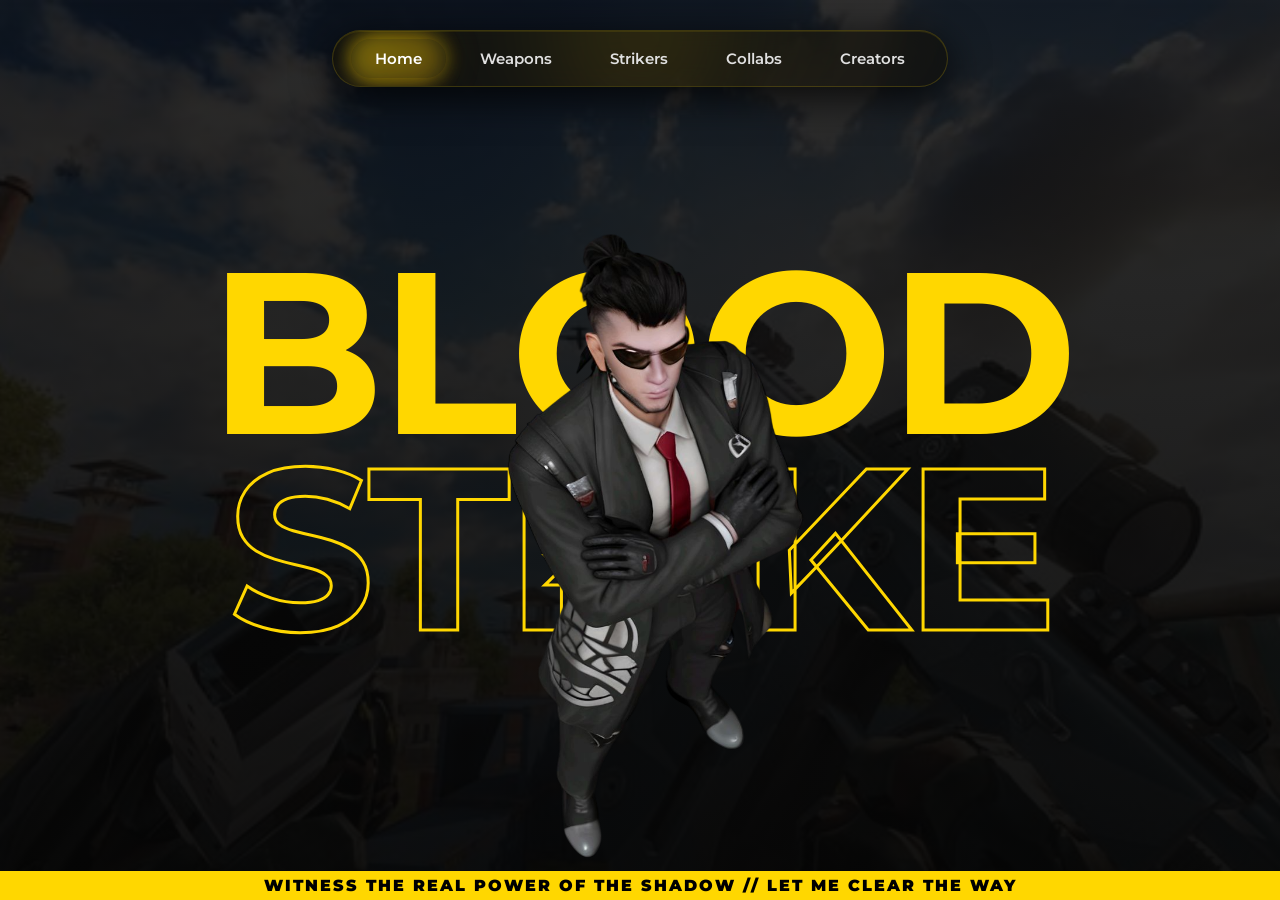
<file: index.html>
<!doctype html>
<html lang="en">
  <head>
    <meta charset="UTF-8" />
    <meta name="viewport" content="width=device-width, initial-scale=1.0" />
    <title>Bloodstrike Hub | Home</title>
    <link
      href="https://fonts.googleapis.com/css2?family=Montserrat:ital,wght@0,900;1,900&display=swap"
      rel="stylesheet" />
    <link rel="stylesheet" href="css/styles.css" />
  </head>
  <body>
    <!-- RED NAVBAR -->
    <div id="navbar-container"></div>

    <!-- HERO POSTER SECTION -->
    <section class="hero">
      <!-- Giant Background Text -->
      <!-- Added scroll-hidden to fade the text in -->
      <div class="massive-text scroll-hidden">
        <h1 class="solid-text">BLOOD</h1>
        <h1 class="outline-text">STRIKE</h1>
      </div>

      <!-- Character Image -->
      <!-- Added scroll-hidden so Zero slides up and fades in -->
      <img
        src="assets/zerohome.png"
        alt="Hero Character"
        class="character-img scroll-hidden" />

      <!-- Bottom Banner -->
      <!-- Added scroll-hidden to bring the banner up from the bottom -->
      <div class="bottom-banner">
        <p>WITNESS THE REAL POWER OF THE SHADOW // LET ME CLEAR THE WAY</p>
      </div>
    </section>

    <script src="js/script.js"></script>
  </body>
</html>
</file>
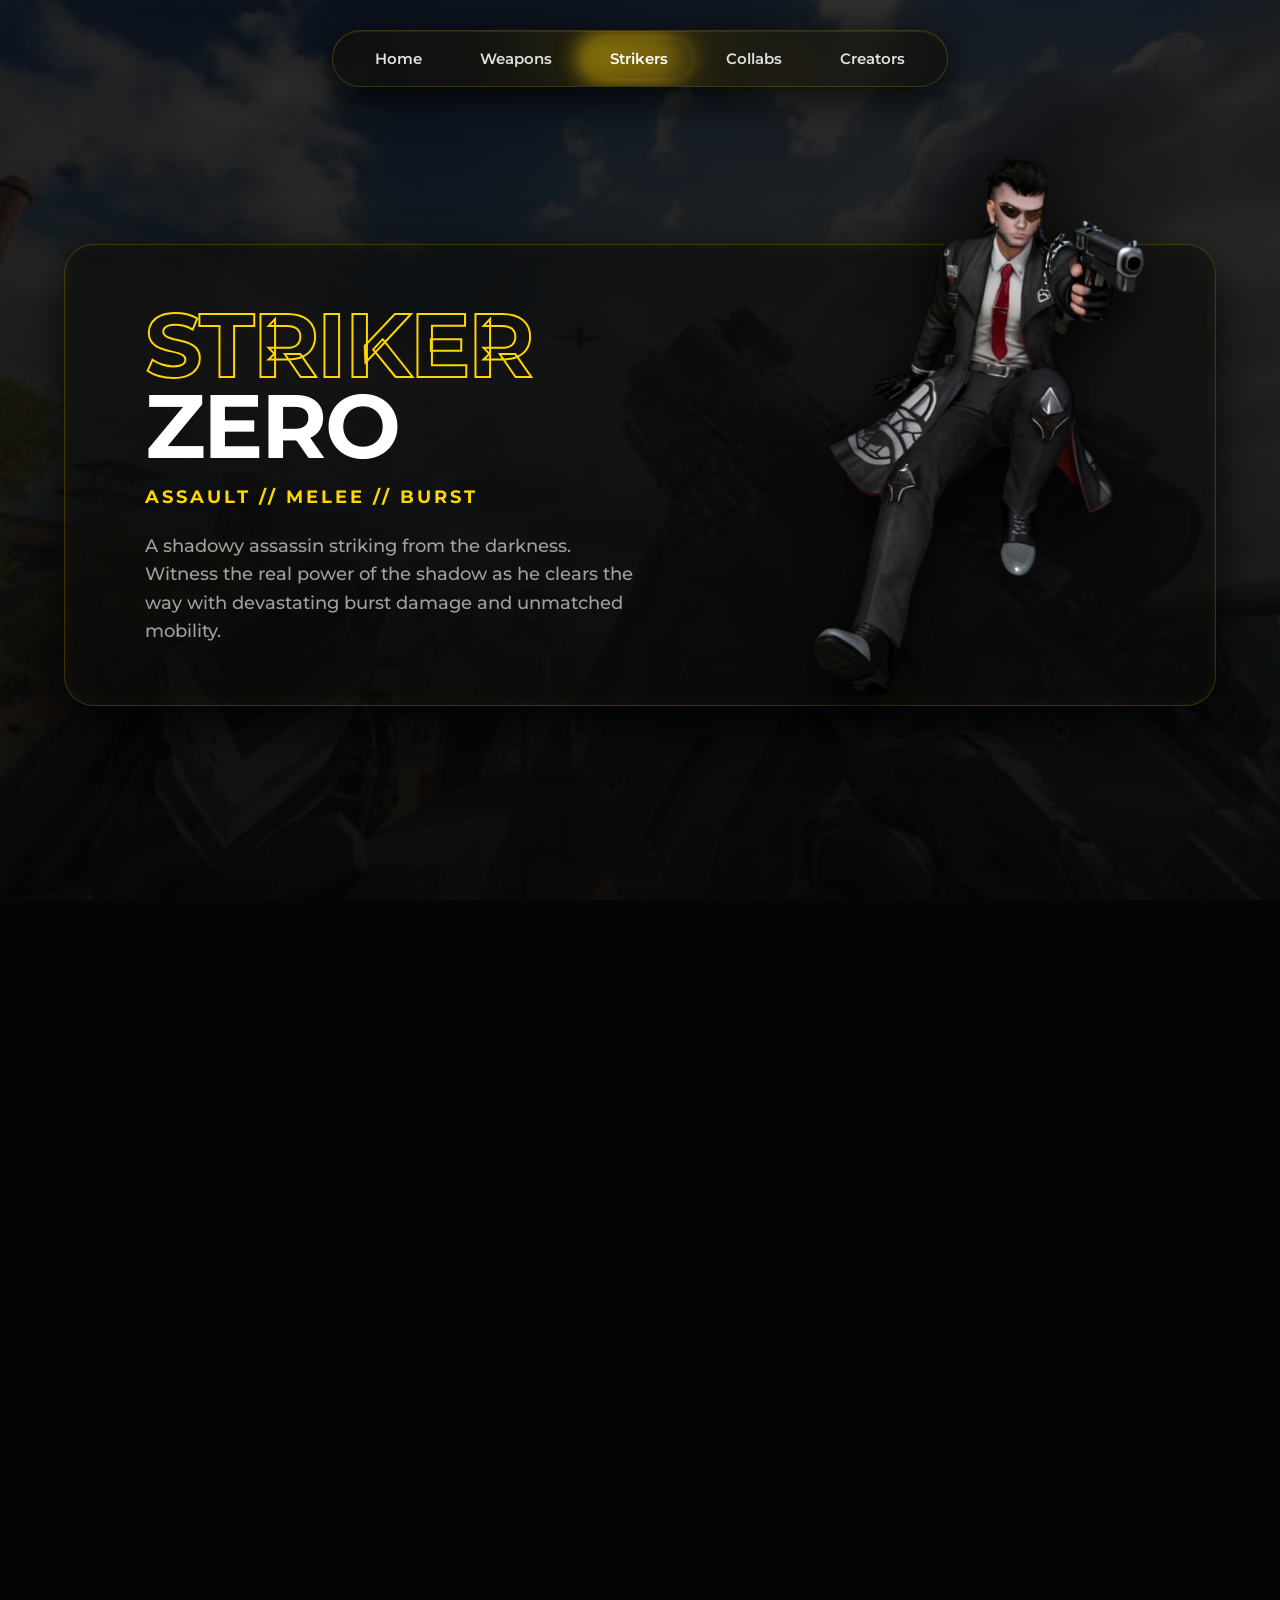
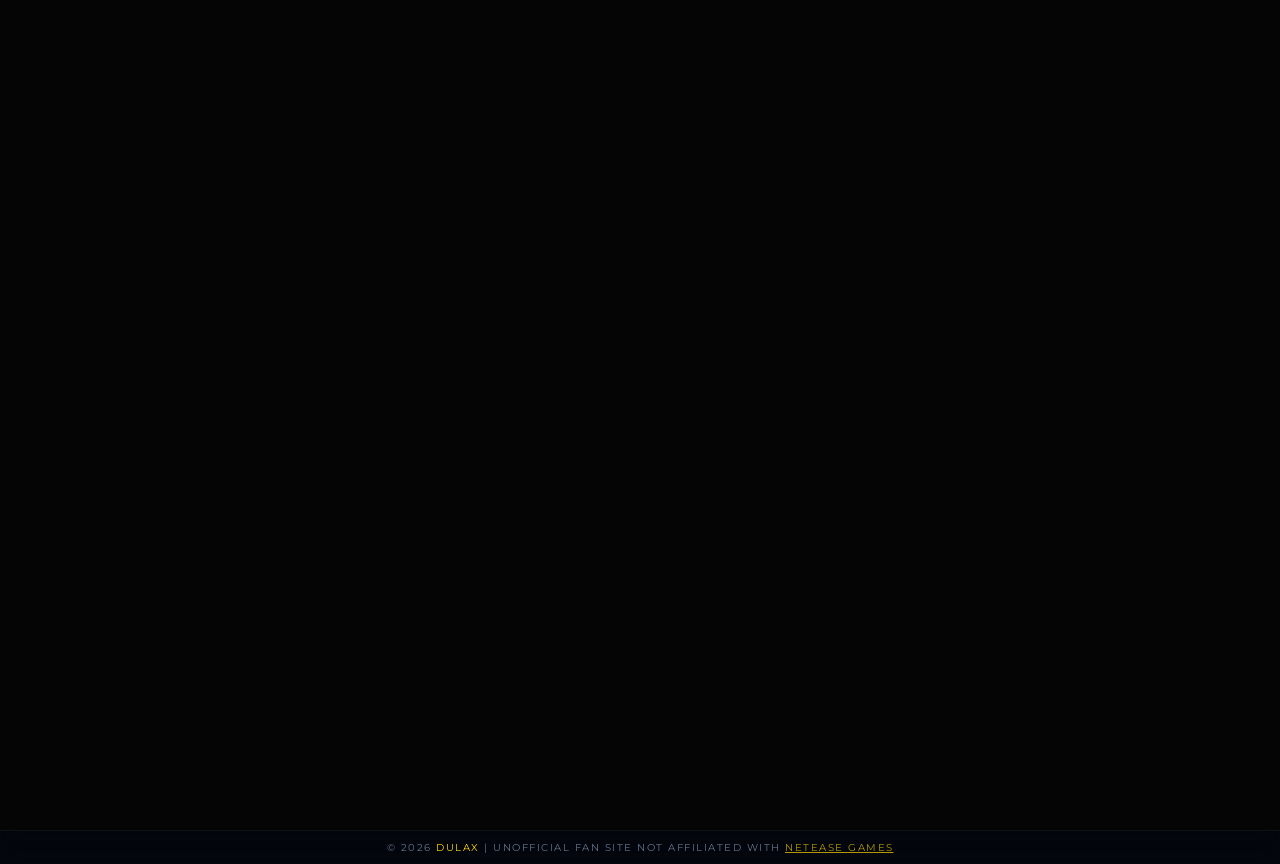
<file: characters.html>
<!doctype html>
<html lang="en">
  <head>
    <meta charset="UTF-8" />
    <meta name="viewport" content="width=device-width, initial-scale=1.0" />
    <title>Bloodstrike Hub | Characters</title>
    <link
      href="https://fonts.googleapis.com/css2?family=Montserrat:ital,wght@0,900;1,900&display=swap"
      rel="stylesheet" />
    <link rel="stylesheet" href="css/styles.css" />
  </head>
  <body>
    <!-- JavaScript injects your Navbar here -->
    <div id="navbar-container"></div>

    <!-- CHARACTER 1 -->
    <div class="showcase-wrapper scroll-hidden">
      <div class="character-showcase-card popout-card">
        <div class="character-text">
          <h1 class="outline-text-left">STRIKER</h1>
          <h1 class="solid-text-left">ZERO</h1>
          <p class="character-tags">ASSAULT // MELEE // BURST</p>
          <p class="character-desc">
            A shadowy assassin striking from the darkness. Witness the real
            power of the shadow as he clears the way with devastating burst
            damage and unmatched mobility.
          </p>
        </div>
        <div class="popout-visual">
          <img src="strikers/zero.png" alt="Agent Zero" class="popout-img" />
        </div>
      </div>
    </div>

    <!-- CHARACTER 2 (Reverse) -->
    <div class="showcase-wrapper scroll-hidden">
      <div class="character-showcase-card popout-card reverse">
        <div class="character-text">
          <h1 class="outline-text-left">STRIKER</h1>
          <h1 class="solid-text-left">NOVA</h1>
          <p class="character-tags">ASSAULT // CONTROL // AREA DENIAL</p>
          <p class="character-desc">
            A tactical poison expert manipulating toxic elements. She controls
            the battlefield with deadly gas grenades, turning hazardous
            environments to her advantage while whittling down enemy defenses
            with enhanced poisoned ammo.
          </p>
        </div>
        <div class="popout-visual">
          <img src="strikers/nova.png" alt="Nova" class="popout-img" />
        </div>
      </div>
    </div>

    <!-- CHARACTER 3 -->
    <div class="showcase-wrapper scroll-hidden">
      <div class="character-showcase-card popout-card">
        <div class="character-text">
          <h1 class="outline-text-left">STRIKER</h1>
          <h1 class="solid-text-left">KATYA</h1>
          <p class="character-tags">ASSAULT // AGILITY // BURST</p>
          <p class="character-desc">
            A cold and agile descendant of a legendary ninja clan. She leverages
            swift wall-climbing, high-speed dashes, and explosive arc kunai to
            outmaneuver her targets, gaining the upper hand with lethal and
            silent precision.
          </p>
        </div>
        <div class="popout-visual">
          <img src="strikers/katya.png" alt="Katya" class="popout-img" />
        </div>
      </div>
    </div>

    <!-- CHARACTER 4 (Reverse) -->
    <div class="showcase-wrapper scroll-hidden">
      <div class="character-showcase-card popout-card reverse">
        <div class="character-text">
          <h1 class="outline-text-left">STRIKER</h1>
          <h1 class="solid-text-left">EMMA</h1>
          <p class="character-tags">SUPPORT // HEALING // MOBILITY</p>
          <p class="character-desc">
            A comprehensive support bringing athletic prowess to the frontlines.
            Behind her sweet demeanor lies a resilient team player who utilizes
            advanced first aid and acceleration tech to heal allies and
            dramatically boost squad maneuverability.
          </p>
        </div>
        <div class="popout-visual">
          <img src="strikers/emma.png" alt="Emma" class="popout-img" />
        </div>
      </div>
    </div>

    <!-- CHARACTER 5 -->
    <div class="showcase-wrapper scroll-hidden">
      <div class="character-showcase-card popout-card">
        <div class="character-text">
          <h1 class="outline-text-left">STRIKER</h1>
          <h1 class="solid-text-left">RAN</h1>
          <p class="character-tags">SUPPORT // DEFENSE // RECOVERY</p>
          <p class="character-desc">
            A gifted Cryomancer harnessing ancient Taoist wisdom. She wields the
            mighty power of ice to conjure impenetrable barriers and accelerate
            her team's shield recovery, securing critical defensive advantages
            on the battlefield.
          </p>
        </div>
        <div class="popout-visual">
          <img src="strikers/ran.png" alt="Ran" class="popout-img" />
        </div>
      </div>
    </div>

    <!-- CHARACTER 6 (Reverse) -->
    <div class="showcase-wrapper scroll-hidden">
      <div class="character-showcase-card popout-card reverse">
        <div class="character-text">
          <h1 class="outline-text-left">STRIKER</h1>
          <h1 class="solid-text-left">VOLT</h1>
          <p class="character-tags">ASSAULT // DISRUPTION // MOBILITY</p>
          <p class="character-desc">
            An electronics saboteur born to break enemy formations. He
            neutralizes tactical advantages with crippling electromagnetic
            pulses, leveraging the chaos to launch aggressive hit-and-run
            assaults with blinding speed.
          </p>
        </div>
        <div class="popout-visual">
          <img src="strikers/volt.png" alt="Volt" class="popout-img" />
        </div>
      </div>
    </div>

    <!-- CHARACTER 7 -->
    <div class="showcase-wrapper scroll-hidden">
      <div class="character-showcase-card popout-card">
        <div class="character-text">
          <h1 class="outline-text-left">STRIKER</h1>
          <h1 class="solid-text-left">ETHAN</h1>
          <p class="character-tags">DEFENSE // ASSAULT // TACTICAL</p>
          <p class="character-desc">
            A resolute community protector enhanced by a high-tech exoskeleton.
            He seamlessly blends offense and defense, utilizing a one-way
            particle matrix and explosive power slides to rush enemies and
            safeguard his allies.
          </p>
        </div>
        <div class="popout-visual">
          <img src="strikers/ethan.png" alt="Ethan" class="popout-img" />
        </div>
      </div>
    </div>

    <!-- CHARACTER 8 (Reverse) -->
    <div class="showcase-wrapper scroll-hidden">
      <div class="character-showcase-card popout-card reverse">
        <div class="character-text">
          <h1 class="outline-text-left">STRIKER</h1>
          <h1 class="solid-text-left">ALONDRA</h1>
          <p class="character-tags">ASSAULT // MOBILITY // CONTROL</p>
          <p class="character-desc">
            An unmatched aerial combatant soaring above the fray. Equipped with
            a versatile jetpack and an electric arc capture device, she reigns
            supreme in the skies, dodging enemy fire and locking down helpless
            targets with shocking precision.
          </p>
        </div>
        <div class="popout-visual">
          <img src="strikers/alondra.png" alt="Alondra" class="popout-img" />
        </div>
      </div>
    </div>

    <div id="footer-container"></div>

    <script src="js/script.js"></script>
  </body>
</html>
</file>
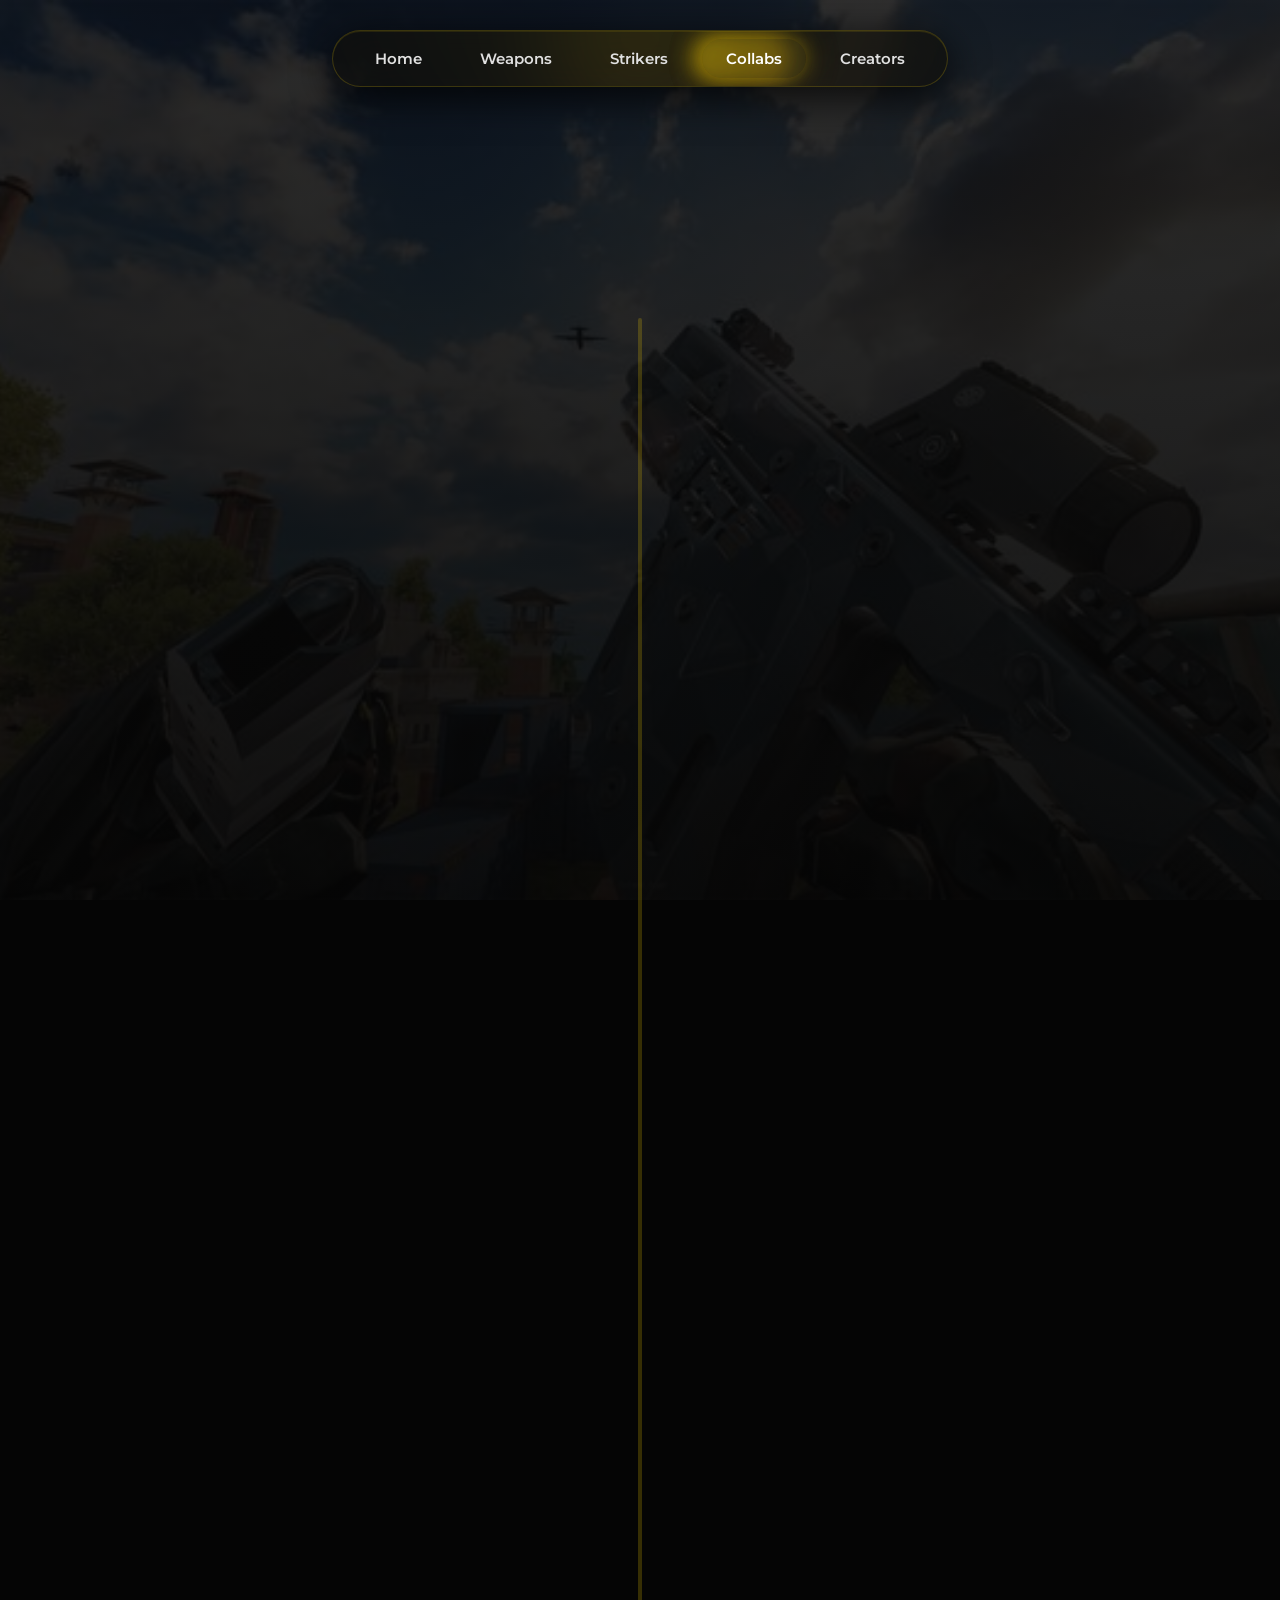
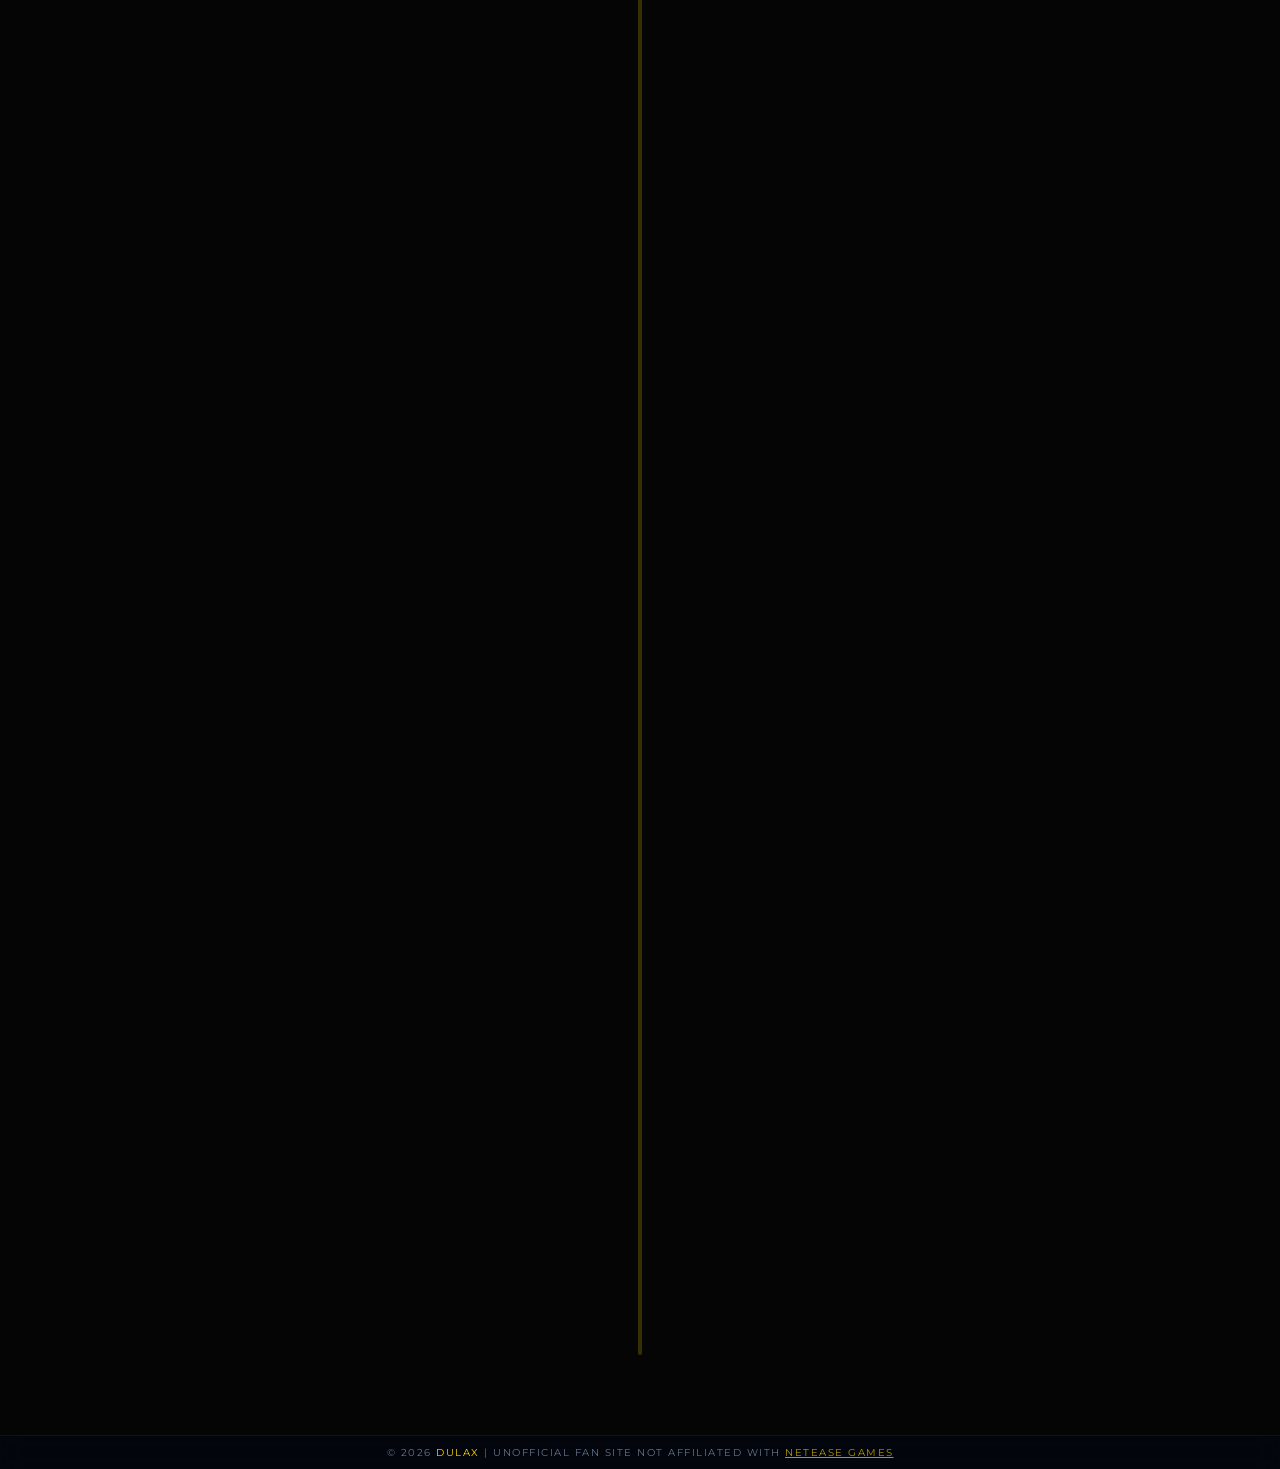
<file: collabs.html>
<!doctype html>
<html lang="en">
  <head>
    <meta charset="UTF-8" />
    <meta name="viewport" content="width=device-width, initial-scale=1.0" />
    <title>Bloodstrike Hub | Collabs & Events</title>
    <link
      href="https://fonts.googleapis.com/css2?family=Montserrat:ital,wght@0,900;1,900&display=swap"
      rel="stylesheet" />
    <link rel="stylesheet" href="css/styles.css" />
  </head>
  <body>
    <!-- JavaScript injects your Navbar here -->
    <div id="navbar-container"></div>

    <section class="timeline-section">
      <!-- Page Header -->
      <div
        class="page-header scroll-hidden"
        style="text-align: center; margin-bottom: 50px">
        <h1
          class="outline-text-left"
          style="font-size: 6vw; text-align: center">
          EPIC
        </h1>
        <h1
          class="solid-text-left"
          style="font-size: 6vw; text-align: center; color: #ffd700">
          COLLABS
        </h1>
      </div>

      <!-- THE VERTICAL TIMELINE -->
      <div class="timeline">
        <!-- COLLAB 1: ONE PUNCH MAN (Image Left, Text Right) -->
        <div class="timeline-item reverse scroll-hidden">
          <div class="timeline-center">
            <div class="timeline-dot"></div>
            <div class="timeline-date">ONGOING</div>
          </div>

          <div class="timeline-content image-side">
            <img
              src="assets/aot.jpg"
              alt="AOT Collab"
              class="collab-img floating-weapon" />
          </div>

          <div class="timeline-content text-side">
            <div class="collab-card">
              <h2 class="collab-title">ATTACK ON TITAN</h2>
              <p class="character-tags">
                ODM-GEAR // TITAN-TRANSFORM // FREE-REWARDS
              </p>
              <p class="character-desc">
                Take to the skies with high-speed ODM Gear, transform into the
                Armored or Beast Titan, and clear event missions to unlock
                exclusive AoT rewards.
              </p>
            </div>
          </div>
        </div>

        <!-- COLLAB 1: ONE PUNCH MAN (Image Left, Text Right) -->
        <div class="timeline-item scroll-hidden">
          <div class="timeline-center">
            <div class="timeline-dot"></div>
            <div class="timeline-date">JUL 2026</div>
          </div>

          <div class="timeline-content image-side">
            <img
              src="assets/onepm.jpg"
              alt="One Punch Man Collab"
              class="collab-img floating-weapon" />
          </div>

          <div class="timeline-content text-side">
            <div class="collab-card">
              <h2 class="collab-title">ONE PUNCH MAN</h2>
              <p class="character-tags">ANIME CROSSOVER // SKINS & ITEMS</p>
              <p class="character-desc">
                This crossover introduced skins and items inspired by characters
                like Saitama, Genos, Terrible Tornado, Mumen Rider, and Garou.
              </p>
            </div>
          </div>
        </div>

        <!-- COLLAB 2: ENZO FERNANDEZ (Text Left, Image Right) -->
        <div class="timeline-item reverse scroll-hidden">
          <div class="timeline-center">
            <div class="timeline-dot"></div>
            <div class="timeline-date">JUN 2026</div>
          </div>

          <div class="timeline-content image-side">
            <img
              src="assets/fifa.jpg"
              alt="Enzo Fernandez Collab"
              class="collab-img floating-weapon" />
          </div>

          <div class="timeline-content text-side">
            <div class="collab-card">
              <h2 class="collab-title">ENZO FERNÁNDEZ</h2>
              <p class="character-tags">STRIKE CUP // ETERNAL SKIN</p>
              <p class="character-desc">
                A soccer-themed event in collaboration with professional
                football player Enzo Fernandez. It featured a special "Strike
                Cup" arcade mode, the "Ethan – Enzo: Rising Star" Eternal
                Striker Skin, and even a real-world ticket giveaway.
              </p>
            </div>
          </div>
        </div>

        <!-- COLLAB 3: TOKYO REVENGERS (Image Left, Text Right) -->
        <div class="timeline-item scroll-hidden">
          <div class="timeline-center">
            <div class="timeline-dot"></div>
            <div class="timeline-date">MAY 2026</div>
          </div>

          <div class="timeline-content image-side">
            <img
              src="assets/tr.jpg"
              alt="Tokyo Revengers Collab"
              class="collab-img floating-weapon" />
          </div>

          <div class="timeline-content text-side">
            <div class="collab-card">
              <h2 class="collab-title">TOKYO REVENGERS</h2>
              <p class="character-tags">STREET-GANG // EXCLUSIVE SKINS</p>
              <p class="character-desc">
                Brought the street-gang aesthetic to the game with exclusive
                character skins including Mikey (Striker: NACHO), Draken
                (Striker: SPIKE), Izana (Striker: VOLT), Baji (Striker: LUCIAN),
                and Takemichi (Striker: JACK).
              </p>
            </div>
          </div>
        </div>

        <!-- COLLAB 4: THE SEVEN DEADLY SINS (Text Left, Image Right) -->
        <div class="timeline-item reverse scroll-hidden">
          <div class="timeline-center">
            <div class="timeline-dot"></div>
            <div class="timeline-date">APR 2026</div>
          </div>

          <div class="timeline-content image-side">
            <img
              src="assets/sds.jpg"
              alt="The Seven Deadly Sins Collab"
              class="collab-img floating-weapon" />
          </div>

          <div class="timeline-content text-side">
            <div class="collab-card">
              <h2 class="collab-title">THE SEVEN DEADLY SINS</h2>
              <p class="character-tags">ANIME CROSSOVER // MYTHIC WEAPONS</p>
              <p class="character-desc">
                This event allowed players to earn rewards like the "QBZ95 —
                Coffin of Eternal Darkness," "Kar98k — Double Bow Harlit," and
                "AK47 — Sacred Axe Rhitta".
              </p>
            </div>
          </div>
        </div>

        <!-- COLLAB 5: BLEACH TYBW (Image Left, Text Right) -->
        <div class="timeline-item scroll-hidden">
          <div class="timeline-center">
            <div class="timeline-dot"></div>
            <div class="timeline-date">FEB 2026</div>
          </div>

          <div class="timeline-content image-side">
            <img
              src="assets/bleach.jpg"
              alt="Bleach Collab"
              class="collab-img floating-weapon" />
          </div>

          <div class="timeline-content text-side">
            <div class="collab-card">
              <h2 class="collab-title">BLEACH: TYBW</h2>
              <p class="character-tags">SPECIAL AIRDROP // ABILITIES</p>
              <p class="character-desc">
                Featured skins for Ethan (Byakuya Kuchiki), ZERO (Ichigo
                Kurosaki), and RAN (Rukia Kuchiki), as well as a special "Tensa
                Zangetsu" airdrop weapon that granted players the "Power Slash"
                ability.
              </p>
            </div>
          </div>
        </div>
      </div>
    </section>

    <div id="footer-container"></div>

    <script src="js/script.js"></script>
  </body>
</html>
</file>
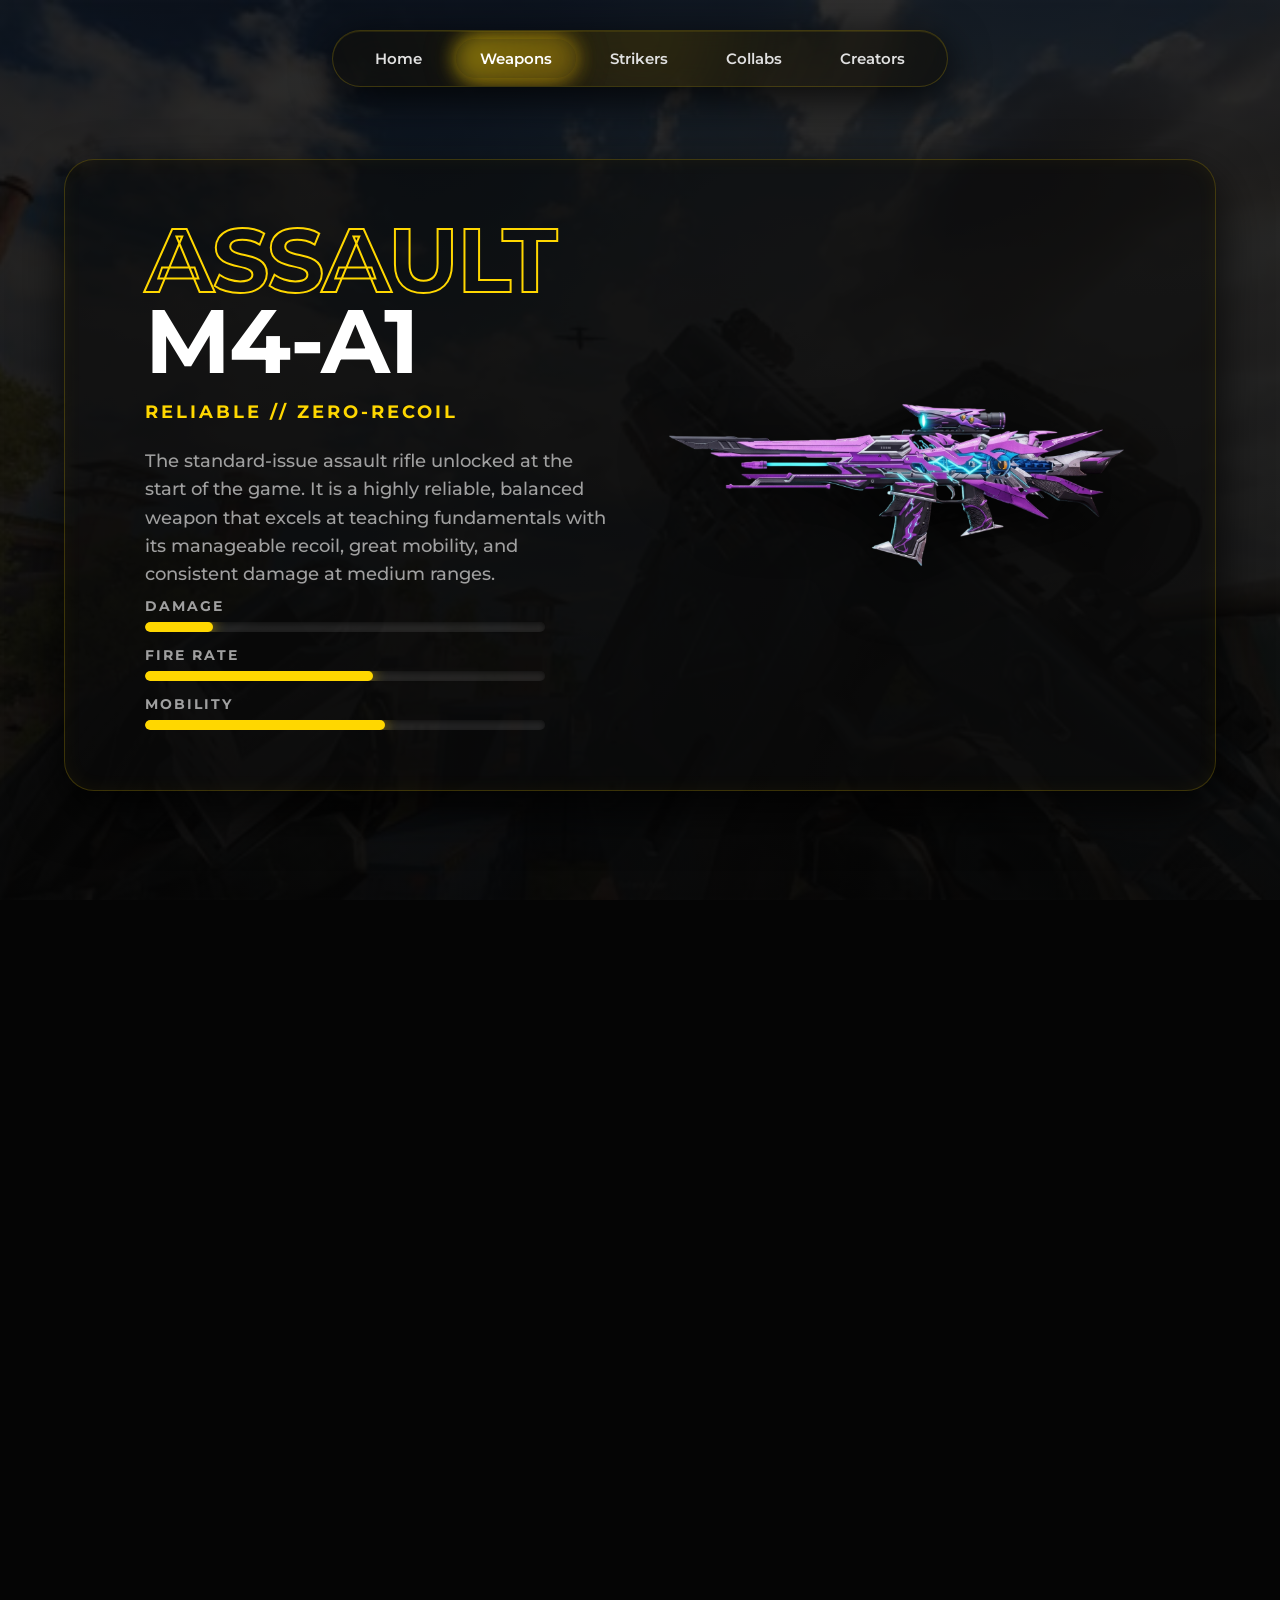
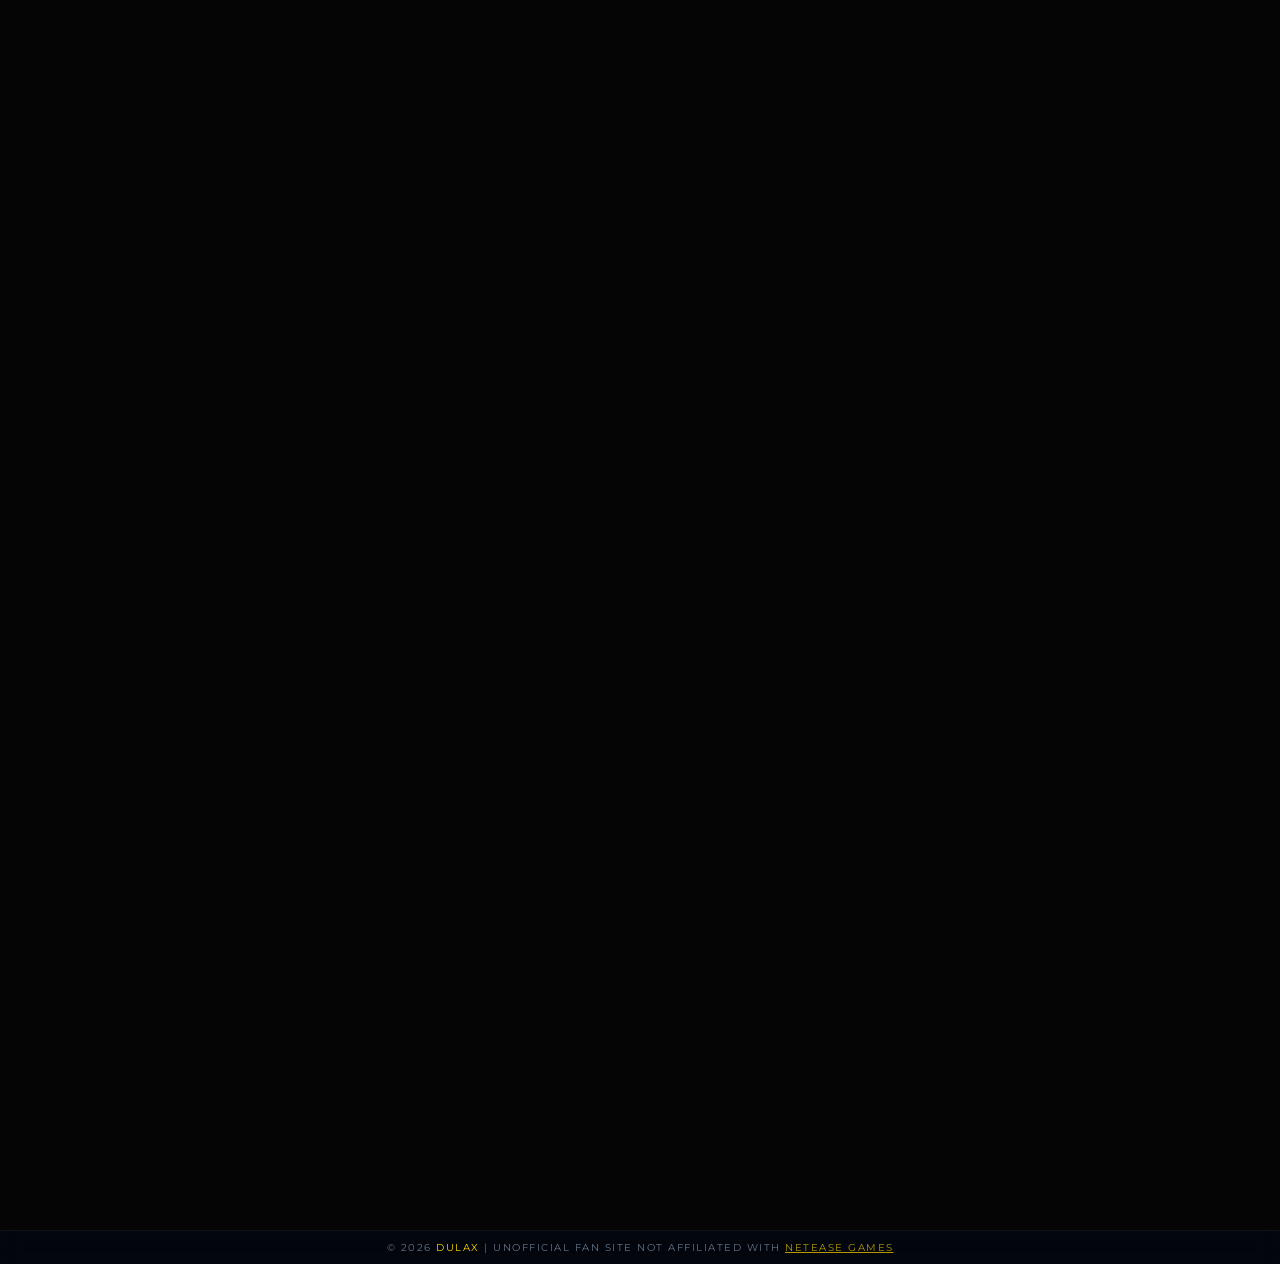
<file: wepons.html>
<!doctype html>
<html lang="en">
  <head>
    <meta charset="UTF-8" />
    <meta name="viewport" content="width=device-width, initial-scale=1.0" />
    <title>Bloodstrike Hub | Weapons</title>
    <link
      href="https://fonts.googleapis.com/css2?family=Montserrat:ital,wght@0,900;1,900&display=swap"
      rel="stylesheet" />
    <link rel="stylesheet" href="css/styles.css" />
  </head>
  <body>
    <!-- JavaScript injects your Navbar here -->
    <div id="navbar-container"></div>

    <!-- WEAPON 1: M4-A1 -->
    <div class="showcase-wrapper scroll-hidden">
      <div class="character-showcase-card">
        <div class="character-text">
          <h1 class="outline-text-left">ASSAULT</h1>
          <h1 class="solid-text-left">M4-A1</h1>
          <p class="character-tags">RELIABLE // ZERO-RECOIL</p>
          <p class="character-desc">
            The standard-issue assault rifle unlocked at the start of the game.
            It is a highly reliable, balanced weapon that excels at teaching
            fundamentals with its manageable recoil, great mobility, and
            consistent damage at medium ranges.
          </p>

          <div class="weapon-stats">
            <div class="stat-row">
              <span>DAMAGE</span>
              <div class="stat-bar">
                <div class="fill" style="width: 17%"></div>
              </div>
            </div>
            <div class="stat-row">
              <span>FIRE RATE</span>
              <div class="stat-bar">
                <div class="fill" style="width: 57%"></div>
              </div>
            </div>
            <div class="stat-row">
              <span>MOBILITY</span>
              <div class="stat-bar">
                <div class="fill" style="width: 60%"></div>
              </div>
            </div>
          </div>
        </div>
        <div class="character-visual">
          <img
            src="wepons/m4.png"
            alt="M4-A1"
            class="showcase-img floating-weapon" />
        </div>
      </div>
    </div>

    <!-- WEAPON 2: SPEAR (Reverse) -->
    <div class="showcase-wrapper scroll-hidden">
      <div class="character-showcase-card reverse">
        <div class="character-text">
          <h1 class="outline-text-left">ASSAULT</h1>
          <h1 class="solid-text-left">SPEAR</h1>
          <p class="character-tags">HIGH-FIRE-RATE // CLOSE-QUARTERS</p>
          <p class="character-desc">
            A fast-paced assault weapon built for aggressive pushes and
            close-range encounters. It melts enemies with its speed and
            precision, making it perfect for highly mobile rushers who need to
            dominate tight spaces.
          </p>

          <div class="weapon-stats">
            <div class="stat-row">
              <span>DAMAGE</span>
              <div class="stat-bar">
                <div class="fill" style="width: 22%"></div>
              </div>
            </div>
            <div class="stat-row">
              <span>FIRE RATE</span>
              <div class="stat-bar">
                <div class="fill" style="width: 68%"></div>
              </div>
            </div>
            <div class="stat-row">
              <span>MOBILITY</span>
              <div class="stat-bar">
                <div class="fill" style="width: 72%"></div>
              </div>
            </div>
          </div>
        </div>
        <div class="character-visual">
          <img
            src="wepons/spear.png"
            alt="SPEAR"
            class="showcase-img floating-weapon" />
        </div>
      </div>
    </div>

    <!-- WEAPON 3: AUG -->
    <div class="showcase-wrapper scroll-hidden">
      <div class="character-showcase-card">
        <div class="character-text">
          <h1 class="outline-text-left">ASSAULT</h1>
          <h1 class="solid-text-left">AUG</h1>
          <p class="character-tags">HEAVY-HIT // HIGH-RECOIL</p>
          <p class="character-desc">
            A highly stable assault rifle favored for its consistent fire rate
            and medium-range effectiveness. It is exceptionally strong at
            tracking targets and has enough stopping power to knock highly
            mobile enemies out of the sky.
          </p>

          <div class="weapon-stats">
            <div class="stat-row">
              <span>DAMAGE</span>
              <div class="stat-bar">
                <div class="fill" style="width: 25%"></div>
              </div>
            </div>
            <div class="stat-row">
              <span>FIRE RATE</span>
              <div class="stat-bar">
                <div class="fill" style="width: 50%"></div>
              </div>
            </div>
            <div class="stat-row">
              <span>MOBILITY</span>
              <div class="stat-bar">
                <div class="fill" style="width: 55%"></div>
              </div>
            </div>
          </div>
        </div>
        <div class="character-visual">
          <img
            src="wepons/aug.png"
            alt="AUG"
            class="showcase-img floating-weapon" />
        </div>
      </div>
    </div>

    <!-- WEAPON 4: KALA (Reverse) -->
    <div class="showcase-wrapper scroll-hidden">
      <div class="character-showcase-card reverse">
        <div class="character-text">
          <h1 class="outline-text-left">SNIPER</h1>
          <h1 class="solid-text-left">KALA</h1>
          <p class="character-tags">MID-RANGE // TACTICAL</p>
          <p class="character-desc">
            A devastating .50 caliber sniper rifle offering long-range
            dominance. It deals 125 base damage and retains a one-hit-kill
            headshot potential out to 200 meters, making it a top-tier choice
            for competitive snipers.
          </p>

          <div class="weapon-stats">
            <div class="stat-row">
              <span>DAMAGE</span>
              <div class="stat-bar">
                <div class="fill" style="width: 100%"></div>
              </div>
            </div>
            <div class="stat-row">
              <span>FIRE RATE</span>
              <div class="stat-bar">
                <div class="fill" style="width: 3%"></div>
              </div>
            </div>
            <div class="stat-row">
              <span>MOBILITY</span>
              <div class="stat-bar">
                <div class="fill" style="width: 44%"></div>
              </div>
            </div>
          </div>
        </div>
        <div class="character-visual">
          <img
            src="wepons/kala.png"
            alt="KALA"
            class="showcase-img floating-weapon" />
        </div>
      </div>
    </div>

    <!-- WEAPON 5: KAR98K -->
    <div class="showcase-wrapper scroll-hidden">
      <div class="character-showcase-card">
        <div class="character-text">
          <h1 class="outline-text-left">SNIPER</h1>
          <h1 class="solid-text-left">KAR98K</h1>
          <p class="character-tags">BOLT-ACTION // ONE-SHOT</p>
          <p class="character-desc">
            A classic and highly feared bolt-action sniper rifle. It rewards
            high-skill players with clean flicks and deadly quickscopes,
            dominating long-range combat when paired with aggressive sniper
            movement and rapid repositioning.
          </p>

          <div class="weapon-stats">
            <div class="stat-row">
              <span>DAMAGE</span>
              <div class="stat-bar">
                <div class="fill" style="width: 100%"></div>
              </div>
            </div>
            <div class="stat-row">
              <span>FIRE RATE</span>
              <div class="stat-bar">
                <div class="fill" style="width: 6%"></div>
              </div>
            </div>
            <div class="stat-row">
              <span>MOBILITY</span>
              <div class="stat-bar">
                <div class="fill" style="width: 52%"></div>
              </div>
            </div>
          </div>
        </div>
        <div class="character-visual">
          <img
            src="wepons/kar98k.png"
            alt="KAR98K"
            class="showcase-img floating-weapon" />
        </div>
      </div>
    </div>

    <!-- WEAPON 6: M82 (Reverse) -->
    <div class="showcase-wrapper scroll-hidden">
      <div class="character-showcase-card reverse">
        <div class="character-text">
          <h1 class="outline-text-left">SNIPER</h1>
          <h1 class="solid-text-left">M82</h1>
          <p class="character-tags">ANTI-MATERIEL // WALL-BANG</p>
          <p class="character-desc">
            A heavy-duty, high-impact sniper rifle designed for maximum damage
            output. This anti-materiel weapon is capable of punching through
            defenses and delivering devastating, unyielding firepower from a
            distance.
          </p>

          <div class="weapon-stats">
            <div class="stat-row">
              <span>DAMAGE</span>
              <div class="stat-bar">
                <div class="fill" style="width: 100%"></div>
              </div>
            </div>
            <div class="stat-row">
              <span>FIRE RATE</span>
              <div class="stat-bar">
                <div class="fill" style="width: 4%"></div>
              </div>
            </div>
            <div class="stat-row">
              <span>MOBILITY</span>
              <div class="stat-bar">
                <div class="fill" style="width: 30%"></div>
              </div>
            </div>
          </div>
        </div>
        <div class="character-visual">
          <img
            src="wepons/m82.png"
            alt="M82"
            class="showcase-img floating-weapon" />
        </div>
      </div>
    </div>

    <!-- WEAPON 7: M700 -->
    <div class="showcase-wrapper scroll-hidden">
      <div class="character-showcase-card">
        <div class="character-text">
          <h1 class="outline-text-left">SNIPER</h1>
          <h1 class="solid-text-left">M700</h1>
          <p class="character-tags">LIGHTWEIGHT // SCOPE-SPEED</p>
          <p class="character-desc">
            A lightweight and agile sniper rifle that prioritizes speed and
            mobility over raw power. It provides excellent mobility stats that
            allow you to reposition quickly between shots, making it ideal for
            aggressive marksmen.
          </p>

          <div class="weapon-stats">
            <div class="stat-row">
              <span>DAMAGE</span>
              <div class="stat-bar">
                <div class="fill" style="width: 90%"></div>
              </div>
            </div>
            <div class="stat-row">
              <span>FIRE RATE</span>
              <div class="stat-bar">
                <div class="fill" style="width: 15%"></div>
              </div>
            </div>
            <div class="stat-row">
              <span>MOBILITY</span>
              <div class="stat-bar">
                <div class="fill" style="width: 68%"></div>
              </div>
            </div>
          </div>
        </div>
        <div class="character-visual">
          <img
            src="wepons/m700.png"
            alt="M700"
            class="showcase-img floating-weapon" />
        </div>
      </div>
    </div>

    <!-- WEAPON 8: P90 (Reverse) -->
    <div class="showcase-wrapper scroll-hidden">
      <div class="character-showcase-card reverse">
        <div class="character-text">
          <h1 class="outline-text-left">SMG</h1>
          <h1 class="solid-text-left">P90</h1>
          <p class="character-tags">LARGE-MAG // SPRAY-TRANSFER</p>
          <p class="character-desc">
            The ultimate hip-fire bullet hose. With roughly 21 damage per bullet
            and a fire rate of 78, it allows highly mobile players to spray down
            opponents while maintaining maximum sprint-to-fire speed and
            excellent range retention.
          </p>

          <div class="weapon-stats">
            <div class="stat-row">
              <span>DAMAGE</span>
              <div class="stat-bar">
                <div class="fill" style="width: 21%"></div>
              </div>
            </div>
            <div class="stat-row">
              <span>FIRE RATE</span>
              <div class="stat-bar">
                <div class="fill" style="width: 78%"></div>
              </div>
            </div>
            <div class="stat-row">
              <span>MOBILITY</span>
              <div class="stat-bar">
                <div class="fill" style="width: 75%"></div>
              </div>
            </div>
          </div>
        </div>
        <div class="character-visual">
          <img
            src="wepons/p90.png"
            alt="P90"
            class="showcase-img floating-weapon" />
        </div>
      </div>
    </div>

    <!-- WEAPON 9: VECTOR -->
    <div class="showcase-wrapper scroll-hidden">
      <div class="character-showcase-card">
        <div class="character-text">
          <h1 class="outline-text-left">SMG</h1>
          <h1 class="solid-text-left">VECTOR</h1>
          <p class="character-tags">LASER-BEAM // FAST-TTK</p>
          <p class="character-desc">
            A high-skill, close-quarters shredder. Dealing 17 upper torso damage
            per shot, it rewards aggressive players who use slides and jumps to
            close the gap, unleashing a blinding rate of fire at barrel-stuffing
            range for a lightning-fast time-to-kill.
          </p>

          <div class="weapon-stats">
            <div class="stat-row">
              <span>DAMAGE</span>
              <div class="stat-bar">
                <div class="fill" style="width: 17%"></div>
              </div>
            </div>
            <div class="stat-row">
              <span>FIRE RATE</span>
              <div class="stat-bar">
                <div class="fill" style="width: 90%"></div>
              </div>
            </div>
            <div class="stat-row">
              <span>MOBILITY</span>
              <div class="stat-bar">
                <div class="fill" style="width: 82%"></div>
              </div>
            </div>
          </div>
        </div>
        <div class="character-visual">
          <img
            src="wepons/vector.png"
            alt="VECTOR"
            class="showcase-img floating-weapon" />
        </div>
      </div>
    </div>

    <!-- WEAPON 10: UZI (Reverse) -->
    <div class="showcase-wrapper scroll-hidden">
      <div class="character-showcase-card reverse">
        <div class="character-text">
          <h1 class="outline-text-left">SMG</h1>
          <h1 class="solid-text-left">UZI</h1>
          <p class="character-tags">RUN-AND-GUN // HIP-FIRE</p>
          <p class="character-desc">
            A highly compact submachine gun built for extreme mobility and
            run-and-gun tactics. Its fast handling and reliable hip-fire make it
            a deadly choice for close-quarters skirmishes and rapid flanking
            maneuvers.
          </p>

          <div class="weapon-stats">
            <div class="stat-row">
              <span>DAMAGE</span>
              <div class="stat-bar">
                <div class="fill" style="width: 19%"></div>
              </div>
            </div>
            <div class="stat-row">
              <span>FIRE RATE</span>
              <div class="stat-bar">
                <div class="fill" style="width: 85%"></div>
              </div>
            </div>
            <div class="stat-row">
              <span>MOBILITY</span>
              <div class="stat-bar">
                <div class="fill" style="width: 88%"></div>
              </div>
            </div>
          </div>
        </div>
        <div class="character-visual">
          <img
            src="wepons/uzi.png"
            alt="UZI"
            class="showcase-img floating-weapon" />
        </div>
      </div>
    </div>

    <!-- WEAPON 11: GREATAXE -->
    <div class="showcase-wrapper scroll-hidden">
      <div class="character-showcase-card">
        <div class="character-text">
          <h1 class="outline-text-left">MELEE</h1>
          <h1 class="solid-text-left">GREATAXE</h1>
          <p class="character-tags">SILENT // LETHAL</p>
          <p class="character-desc">
            A heavy, two-handed melee weapon that delivers lethal strikes in
            extreme close quarters. It offers silent takedowns and high burst
            damage for players who manage to close the distance completely
            undetected.
          </p>

          <div class="weapon-stats">
            <div class="stat-row">
              <span>DAMAGE</span>
              <div class="stat-bar">
                <div class="fill" style="width: 100%"></div>
              </div>
            </div>
            <div class="stat-row">
              <span>FIRE RATE</span>
              <div class="stat-bar">
                <div class="fill" style="width: 15%"></div>
              </div>
            </div>
            <div class="stat-row">
              <span>MOBILITY</span>
              <div class="stat-bar">
                <div class="fill" style="width: 85%"></div>
              </div>
            </div>
          </div>
        </div>
        <div class="character-visual">
          <img
            src="wepons/malee1.png"
            alt="GREATAXE"
            class="showcase-img floating-weapon" />
        </div>
      </div>
    </div>

    <!-- WEAPON 12: DAGGER (Reverse) -->
    <div class="showcase-wrapper scroll-hidden">
      <div class="character-showcase-card reverse">
        <div class="character-text">
          <h1 class="outline-text-left">MELEE</h1>
          <h1 class="solid-text-left">DAGGER</h1>
          <p class="character-tags">AKIMBO // BURST-DAMAGE</p>
          <p class="character-desc">
            A lightweight and highly agile melee option. It allows for rapid,
            swift strikes and unmatched mobility, perfect for stealthy
            assassinations and quick getaways in the heat of battle.
          </p>

          <div class="weapon-stats">
            <div class="stat-row">
              <span>DAMAGE</span>
              <div class="stat-bar">
                <div class="fill" style="width: 50%"></div>
              </div>
            </div>
            <div class="stat-row">
              <span>FIRE RATE</span>
              <div class="stat-bar">
                <div class="fill" style="width: 60%"></div>
              </div>
            </div>
            <div class="stat-row">
              <span>MOBILITY</span>
              <div class="stat-bar">
                <div class="fill" style="width: 95%"></div>
              </div>
            </div>
          </div>
        </div>
        <div class="character-visual">
          <img
            src="wepons/doulk.png"
            alt="DAGGER"
            class="showcase-img floating-weapon" />
        </div>
      </div>
    </div>
    <div id="footer-container"></div>

    <script src="js/script.js"></script>
  </body>
</html>
</file>
<file: css/styles.css>
/* =========================================================
   BASE STYLES & DESKTOP LAYOUT
========================================================= */
* {
    margin: 0;
    padding: 0;
    box-sizing: border-box;
    font-family: 'Montserrat', sans-serif;
}

body {
    /* 1. The dark gradient overlay (85% to 95% black) to fade it out */
    /* 2. The path to your background image */
    background: 
        linear-gradient(rgba(10, 10, 10, 0.85), rgba(5, 5, 5, 0.95)),
        url('../assets/bg bs.jpg'); 
        
    background-size: cover; 
    background-position: center; 
    background-attachment: fixed; 
    background-color: #050505; 
    overflow-x: hidden;
    min-height: 100vh;
}

/* =========================================================
   NAVBAR STYLES (Obsidian & Gold Theme)
========================================================= */
.navbar {
    position: fixed;
    top: 30px;
    left: 50%;
    transform: translateX(-50%);
    width: max-content; 
    display: flex;
    align-items: center;
    justify-content: center;
    padding: 8px 18px;
    border-radius: 999px;
    background: rgba(10, 10, 10, 0.6); 
    backdrop-filter: blur(24px);
    -webkit-backdrop-filter: blur(24px);
    border: 1px solid rgba(255, 215, 0, 0.2); 
    overflow: hidden;
    isolation: isolate;
    z-index: 1000;
    animation: 
        navbarFloat 7s ease-in-out infinite, 
        ambient 8s ease-in-out infinite;
    box-shadow: 
        0 10px 40px rgba(0,0,0,0.8),
        inset 0 1px 0 rgba(255, 215, 0, 0.1);
}

@keyframes navbarFloat {
    0%, 100% { 
        transform: translateX(-50%) translateY(0px); 
    }
    50% { 
        transform: translateX(-50%) translateY(-10px); 
    }
}

@keyframes ambient {
    0%, 100% {
        box-shadow:
            0 0 40px rgba(255, 215, 0, 0.15), 
            0 10px 40px rgba(0, 0, 0, 0.8),
            inset 0 1px 0 rgba(255, 215, 0, 0.1);
    }
    50% {
        box-shadow:
            0 0 80px rgba(184, 134, 11, 0.2), 
            0 10px 40px rgba(0, 0, 0, 0.8),
            inset 0 1px 0 rgba(255, 215, 0, 0.1);
    }
}

.navbar::before {
    content: "";
    position: relative;
    inset: -2px;
    border-radius: inherit;
    background: conic-gradient(from 0deg, #FFD700, transparent, #B8860B, transparent, #FFD700);
    animation: spin 6s linear infinite;
    z-index: -2;
    opacity: 0.5;
}

.liquid {
    position: absolute;
    inset: -60px;
    background: conic-gradient(from 0deg, #FFD700, transparent, #B8860B, transparent, #FFD700);
    filter: blur(60px);
    opacity: 0.35;
    animation: spin 10s linear infinite;
}

@keyframes spin {
    from { transform: rotate(0deg); }
    to { transform: rotate(360deg); }
}

.navbar::after {
    content: "";
    position: absolute;
    top: 0;
    left: -150%;
    width: 70%;
    height: 100%;
    background: linear-gradient(120deg, transparent, rgba(255,255,255,0.15), transparent);
    transform: skewX(-20deg);
    animation: shine 6s linear infinite;
}

@keyframes shine {
    from { left: -150%; }
    to { left: 220%; }
}

nav {
    position: relative;
    z-index: 5;
    display: flex;
    align-items: center;
    gap: 10px;
}

.indicator {
    position: absolute;
    width: 110px;
    height: 52px;
    left: 12px;
    top: 50%;
    transform: translateY(-50%);
    border-radius: 999px;
    background: linear-gradient(135deg, rgba(255, 215, 0, 0.4), rgba(184, 134, 11, 0.35));
    filter: blur(10px);
    animation: pulseBlob 4s ease-in-out infinite;
    z-index: -1;
}

@keyframes pulseBlob {
    0%, 100% { transform: translateY(-50%) scale(1); }
    50% { transform: translateY(-50%) scale(1.08); }
}

.nav-link {
    position: relative;
    display: flex;
    align-items: center;
    justify-content: center;
    padding: 10px 24px;
    text-decoration: none;
    color: #e0e0e0;
    font-size: 15px;
    font-weight: 600;
    border-radius: 999px;
    overflow: hidden;
    transition: transform .35s ease, text-shadow .35s ease, box-shadow .35s ease, background .35s ease, color .35s ease;
}

.nav-link::before {
    content: "";
    position: absolute;
    inset: 0;
    border-radius: inherit;
    background: rgba(255, 215, 0, 0.15);
    transform: scale(0);
    transition: .35s ease;
    z-index: -1;
}

.nav-link:hover::before {
    transform: scale(1);
}

.nav-link:hover {
    color: #ffffff;
    transform: translateY(-4px) scale(1.04);
    text-shadow: 0 0 12px rgba(255, 215, 0, 0.9);
    box-shadow: 0 0 20px rgba(255, 215, 0, 0.15);
}

.active {
    background: rgba(255, 215, 0, 0.1);
    box-shadow: 0 0 20px rgba(255, 215, 0, 0.3), 0 0 40px rgba(184, 134, 11, 0.2);
    color: #ffffff;
}

.nav-link::after {
    content: "";
    position: absolute;
    top: 0;
    left: -120%;
    width: 60%;
    height: 100%;
    background: linear-gradient(120deg, transparent, rgba(255,255,255,.2), transparent);
    transform: skewX(-20deg);
    transition: .6s ease;
}

.nav-link:hover::after {
    left: 150%;
}

/* =========================================================
   HERO SECTION LAYOUT (index.html)
========================================================= */
.hero {
    position: relative;
    width: 100vw;
    height: 100vh;
    display: flex;
    justify-content: center;
    align-items: center;
    overflow: hidden;
}

.massive-text {
    position: absolute;
    text-align: center;
    display: flex;
    flex-direction: column;
    line-height: 0.85;
    z-index: 1;
    width: 100%;
}

.solid-text {
    font-size: 18vw;
    color: #FFD700;
    text-transform: uppercase;
    letter-spacing: -5px;
}

.outline-text {
    font-size: 18vw;
    color: transparent;
    -webkit-text-stroke: 3px #FFD700;
    text-transform: uppercase;
    letter-spacing: -5px;
}

.character-img {
    position: absolute;
    z-index: 5;
    bottom: 0px;
    height: 85vh;
    object-fit: contain;
    filter: drop-shadow(0 20px 30px rgba(0,0,0,0.8));
}

.bottom-banner {
    position: absolute;
    bottom: 0;
    width: 100%;
    background-color: #FFD700;
    color: #000000;
    padding: 5px 0;
    text-align: center;
    font-weight: 900;
    font-size: 1rem;
    letter-spacing: 2px;
    z-index: 10;
    
    /* Dedicated Banner Animation */
    opacity: 0;
    filter: blur(10px);
    transform: translateY(100%); /* Hides it just below the screen edge */
    animation: bannerReveal 0.8s ease-out 0.6s forwards; /* 0.6s delay creates a nice staggered load! */
}

@keyframes bannerReveal {
    to {
        opacity: 1;
        filter: blur(0);
        transform: translateY(0);
    }
}
/* =========================================================
   STANDARD SHOWCASE CARDS (Weapons Base)
========================================================= */
.showcase-wrapper {
    min-height: 100vh;
    display: flex;
    align-items: center;
    justify-content: center;
    padding: 100px 5% 50px 5%;
}

.character-showcase-card {
    width: 100%;
    max-width: 1400px;
    background: rgba(10, 10, 10, 0.6);
    backdrop-filter: blur(24px);
    -webkit-backdrop-filter: blur(24px);
    border: 1px solid rgba(255, 215, 0, 0.2); 
    border-radius: 30px; 
    padding: 60px 80px;
    box-shadow: 0 20px 50px rgba(0,0,0,0.8), inset 0 0 20px rgba(255, 215, 0, 0.05);
    display: flex;
    align-items: center;
    justify-content: space-between;
    gap: 50px;
}

.character-showcase-card.reverse {
    flex-direction: row-reverse;
}

.character-showcase-card.reverse .character-text {
    align-items: flex-end;
    text-align: right;
}

.character-text {
    flex: 1;
    display: flex;
    flex-direction: column;
    justify-content: center;
    z-index: 10;
}

.outline-text-left {
    font-size: 7vw; 
    color: transparent;
    -webkit-text-stroke: 2px #FFD700;
    text-transform: uppercase;
    letter-spacing: -2px;
    line-height: 0.9;
}

.solid-text-left {
    font-size: 7vw;
    color: #ffffff; 
    text-transform: uppercase;
    letter-spacing: -2px;
    line-height: 0.9;
    margin-bottom: 20px;
}

.character-tags {
    color: #FFD700;
    font-size: 1.1rem;
    font-weight: 700;
    letter-spacing: 3px;
    margin-bottom: 25px;
}

.character-desc {
    color: #a0a0a0;
    font-size: 1.1rem;
    line-height: 1.6;
    max-width: 500px;
    font-weight: 500;
}

.character-visual {
    flex: 1;
    display: flex;
    justify-content: center;
    align-items: flex-end;
    position: relative;
}

.showcase-img {
    max-height: 70vh; 
    max-width: 100%; 
    object-fit: contain;
    filter: drop-shadow(0 20px 30px rgba(0,0,0,0.8));
}

/* =========================================================
   UNIVERSAL POP-OUT LAYOUT (Creators, Strikers, etc.)
========================================================= */
.popout-card {
    position: relative;
    overflow: visible; /* Lets the PNG pop out the top */
    display: block; /* Turns off side-by-side flexbox to constrain card height */
}

/* Restricts the text to one side */
.popout-card .character-text {
    width: 60%;
    position: relative;
    z-index: 10; 
}

/* The Overlapping Image Container */
.popout-visual {
    position: absolute;
    bottom: 0; 
    right: 0; 
    width: 65%; 
    height: 120%; /* Makes the image pop out the top */
    display: flex;
    justify-content: flex-end;
    align-items: flex-end;
    padding-right: 30px;
    pointer-events: none; 
    z-index: 5; 
}

.popout-img {
    max-height: 100%;
    max-width: 100%;
    object-fit: contain;
    filter: drop-shadow(0 20px 30px rgba(0,0,0,0.8));
}

/* Reverse Pop-out Layout */
.popout-card.reverse .character-text {
    margin-left: 40%; 
    text-align: right;
    align-items: flex-end;
}

.popout-card.reverse .popout-visual {
    right: auto;
    left: 0; 
    justify-content: flex-start; /* Keeps it anchored to the left */
    padding-right: 0; /* Resets the right padding */
    padding-left: 30px; /* Nudges the image exactly 30px away from the left edge! */
}

/* =========================================================
   WEAPONS PAGE ADDITIONS
========================================================= */

@keyframes hoverWeapon {
    0% { transform: translateY(0px) rotate(0deg); }
    50% { transform: translateY(-20px) rotate(2deg); } 
    100% { transform: translateY(0px) rotate(0deg); }
}

.floating-weapon {
    animation: hoverWeapon 5s ease-in-out infinite;
}

.weapon-stats {
    display: flex;
    flex-direction: column;
    gap: 15px;
    width: 100%;
    max-width: 400px; 
    margin-top: 10px;
}

.stat-row {
    display: flex;
    flex-direction: column;
    gap: 8px;
    text-align: left; 
}

.character-showcase-card.reverse .stat-row {
    text-align: right;
}

.stat-row span {
    color: #a0a0a0;
    font-size: 0.85rem;
    font-weight: 700;
    letter-spacing: 2px;
}

.stat-bar {
    width: 100%;
    height: 10px;
    background: rgba(255, 255, 255, 0.1);
    border-radius: 10px;
    overflow: hidden;
    box-shadow: inset 0 2px 5px rgba(0,0,0,0.5);
}

.fill {
    height: 100%;
    background: #FFD700; 
    border-radius: 10px;
    box-shadow: 0 0 15px rgba(255, 215, 0, 0.8);
    transition: width 1s cubic-bezier(0.25, 1, 0.5, 1);
}

/* Arsenal Notice Layout */
.arsenal-notice-spacing {
    padding-top: 140px;
}

.notice-card-layout {
    justify-content: center !important;
    text-align: center;
    padding: 40px 60px !important;
}

/* =========================================================
   COLLABS PAGE (Vertical Timeline)
========================================================= */
.timeline-section {
    padding: 120px 5% 50px 5%;
    min-height: 100vh;
    max-width: 1200px;
    margin: 0 auto;
}

.timeline {
    position: relative;
    margin-top: 60px;
}

.timeline::after {
    content: '';
    position: absolute;
    width: 4px;
    background: rgba(255, 215, 0, 0.2); 
    top: 0;
    bottom: 0;
    left: 50%;
    transform: translateX(-50%);
    border-radius: 10px;
}

.timeline-item {
    padding: 60px 0;
    position: relative;
    display: flex;
    justify-content: space-between;
    align-items: center;
    width: 100%;
    z-index: 5;
}

.timeline-item.reverse {
    flex-direction: row-reverse;
}

.timeline-center {
    position: absolute;
    left: 50%;
    transform: translateX(-50%);
    display: flex;
    flex-direction: column;
    align-items: center;
    z-index: 10;
}

.timeline-dot {
    width: 24px;
    height: 24px;
    background: #000;
    border: 4px solid #FFD700; 
    border-radius: 50%;
    box-shadow: 0 0 15px rgba(255, 215, 0, 0.8);
}

.timeline-date {
    color: #FFD700;
    font-weight: 900;
    margin-top: 15px;
    background: rgba(10, 10, 10, 0.8);
    padding: 6px 16px;
    border: 1px solid rgba(255, 215, 0, 0.3);
    border-radius: 20px;
    font-size: 0.85rem;
    letter-spacing: 2px;
    backdrop-filter: blur(5px);
}

.timeline-content {
    width: 42%; 
    position: relative;
}

.collab-card {
    background: rgba(10, 10, 10, 0.6);
    border: 1px solid rgba(255, 215, 0, 0.2);
    border-radius: 15px;
    padding: 30px;
    backdrop-filter: blur(10px);
    box-shadow: 0 10px 40px rgba(0,0,0,0.8);
    transition: transform 0.3s ease, border-color 0.3s ease;
}

.collab-card:hover {
    transform: translateY(-5px);
    border-color: rgba(255, 215, 0, 0.6);
}

.collab-title {
    color: #ffffff;
    font-size: 2rem;
    text-transform: uppercase;
    letter-spacing: 1px;
    margin-bottom: 10px;
}

.collab-img {
    width: 100%;
    border-radius: 15px;
    border: 1px solid rgba(255, 215, 0, 0.2);
    box-shadow: 0 20px 40px rgba(0,0,0,0.8);
}





/* =========================================================
   CREATOR SOCIAL BUTTONS
========================================================= */
.creator-socials {
    display: flex;
    gap: 15px;
    margin-top: 25px;
    flex-wrap: wrap;
}

.social-btn {
    display: inline-flex;
    align-items: center;
    gap: 10px;
    padding: 10px 24px;
    background: rgba(255, 255, 255, 0.05);
    border: 1px solid rgba(255, 215, 0, 0.3);
    border-radius: 999px;
    color: #e0e0e0;
    font-size: 0.85rem;
    font-weight: 700;
    letter-spacing: 1.5px;
    text-transform: uppercase;
    text-decoration: none;
    transition: all 0.3s ease;
    backdrop-filter: blur(10px);
    -webkit-backdrop-filter: blur(10px);
}

/* The SVG Icons */
.social-btn svg {
    width: 18px;
    height: 18px;
    fill: currentColor;
    transition: transform 0.3s ease;
}

/* Hover Effects */
.social-btn:hover {
    background: #FFD700;
    color: #050505; /* Dark text for contrast against the gold */
    transform: translateY(-4px);
    box-shadow: 0 10px 20px rgba(255, 215, 0, 0.25);
    border-color: #FFD700;
}

.social-btn:hover svg {
    transform: scale(1.15); /* Icon scales up slightly on hover */
}


/* =========================================================
   GLOBAL FOOTER
========================================================= */
.global-footer {
    width: 100%;
    text-align: center;
    padding: 10px 0;
    margin-top: 30px;
    background: rgba(3, 7, 18, 0.6);
    border-top: 1px solid rgba(255, 255, 255, 0.05);
    backdrop-filter: blur(12px);
    -webkit-backdrop-filter: blur(12px);
}

.global-footer p {
    margin: 0 auto;
    font-size: 0.65rem;
    color: #64748b;
    letter-spacing: 1.5px;
    text-transform: uppercase;
}

.global-footer .highlight {
    color: #FFD700;
    font-weight: 400;
}

/* =========================================================
   SCROLL FADE-IN ANIMATIONS
========================================================= */
.scroll-hidden {
    opacity: 0;
    filter: blur(15px);
    transform: translateY(40px);
    transition: all 0.8s ease-out;
}

.scroll-show {
    opacity: 1;
    filter: blur(0);
    transform: translateY(0);
}

/* =========================================================
   MOBILE RESPONSIVENESS (Screens under 768px)
========================================================= */
@media (max-width: 768px) {
    
   body {
        /* Removed overflow-y: auto; because it breaks scroll animations on phones! */
        overflow-x: hidden;
    }

    /* 1. Swipeable Navbar Fix */
    /* 1. Swipeable Navbar Fix */
    .navbar {
        width: 90%;
        padding: 8px 10px;
        top: 10px;
        overflow-x: auto !important; 
        overflow-y: hidden !important;
        -webkit-overflow-scrolling: touch;
        touch-action: pan-x; 
        justify-content: flex-start !important; /* CRITICAL: Stops the left side (Home) from being cut off */
    }

    .navbar::-webkit-scrollbar {
        display: none; /* Hides the ugly scrollbar */
    }

    nav {
        display: flex;
        justify-content: flex-start !important; /* CRITICAL: Stops the buttons from being pinned to the center */
        gap: 0.5rem;
        width: max-content; 
        padding-right: 15px; 
    }

    .nav-link {
        font-size: 0.85rem;
        padding: 8px 14px;
        white-space: nowrap !important; /* Forces text to stay on one line */
        flex-shrink: 0 !important; /* Stops buttons from squishing */
    }

    /* Hero Fixes */
    .massive-text {
        line-height: 0.9;
        top: 15%; 
    }

    .solid-text, .outline-text {
        font-size: 24vw; 
        letter-spacing: -2px;
        -webkit-text-stroke: 1.5px #FFD700;
    }

    .character-img {
        height: 60vh; 
        bottom: 0; 
    }

    .bottom-banner {
        font-size: 0.8rem;
        padding: 8px 10px;
        line-height: 1.4;
    }

    /* Arsenal Spacing Fix */
    .arsenal-notice-spacing {
        padding-top: 100px;
    }

    /* Standard Card Mobile Fix */
    .character-showcase-card, .character-showcase-card.reverse {
        flex-direction: column; 
        padding: 40px 20px; 
        border-radius: 20px;
        gap: 30px;
    }

    .character-showcase-card.reverse .character-text, .character-text {
        align-items: center; 
        text-align: center;
    }

    .outline-text-left, .solid-text-left {
        font-size: 15vw; 
    }

    .character-visual {
        width: 100%;
        justify-content: center;
    }

    .showcase-img {
        max-width: 100%; 
        max-height: 35vh; 
        object-fit: contain;
    }

    .weapon-stats {
        align-items: center;
    }

    .stat-row, .character-showcase-card.reverse .stat-row {
        width: 100%;
        text-align: center;
    }

    /* Timeline Mobile Fixes */
    .timeline::after {
        left: 20px; 
    }

    .timeline-item, .timeline-item.reverse {
        flex-direction: column;
        align-items: flex-start;
        padding: 30px 0 30px 50px; 
    }

    .timeline-center {
        left: 20px;
        top: 30px;
        flex-direction: row; 
        gap: 15px;
        transform: translateX(-50%);
    }

    .timeline-date {
        margin-top: 0; 
    }

    .timeline-content {
        width: 100%;
        margin-top: 30px;
    }

   /* Universal Pop-Out Layout Mobile Fix */
    .popout-card, .popout-card.reverse {
        display: flex; 
        flex-direction: column;
        padding-bottom: 0 !important; /* Removes the bottom padding so the image touches the floor */
        overflow: hidden; /* Clips the bottom of the image to perfectly match the rounded corners of the glass */
    }

    .popout-card .character-text, .popout-card.reverse .character-text {
        width: 100%;
        margin-left: 0;
        text-align: center;
        align-items: center;
        padding-bottom: 20px; /* Keeps your text from touching the image */
    }

    .popout-visual, .popout-card.reverse .popout-visual {
        position: relative; 
        width: 100%;
        height: auto;
        right: auto;
        left: auto;
        justify-content: center;
        padding-left: 0; /* Resets the 30px side padding we added on desktop */
        padding-right: 0;
    }

    .popout-img {
        max-height: 45vh; 
        display: block;
        margin-bottom: -5px; /* Kills the tiny invisible gap browsers automatically add under images */
    }


    /* Centers social buttons on mobile */
    .creator-socials {
        justify-content: center;
        width: 100%;
    }
}
</file>
